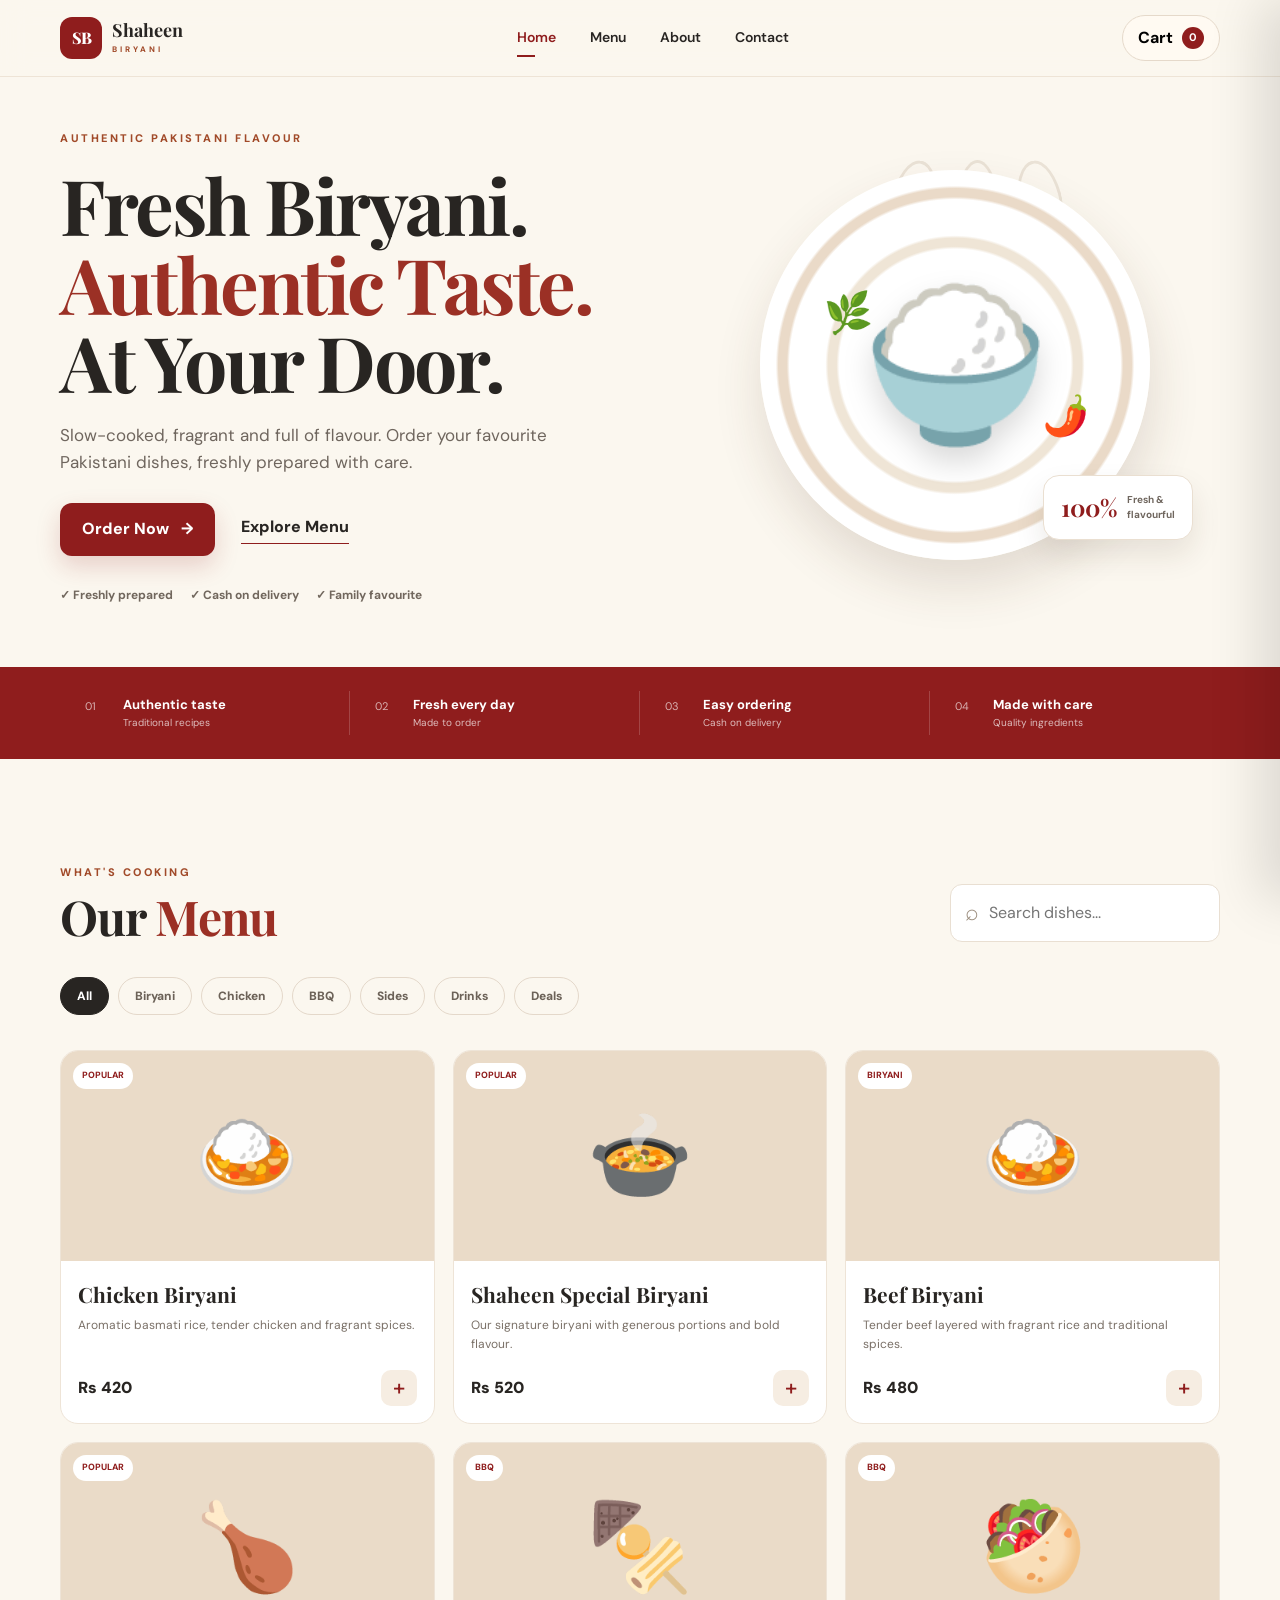
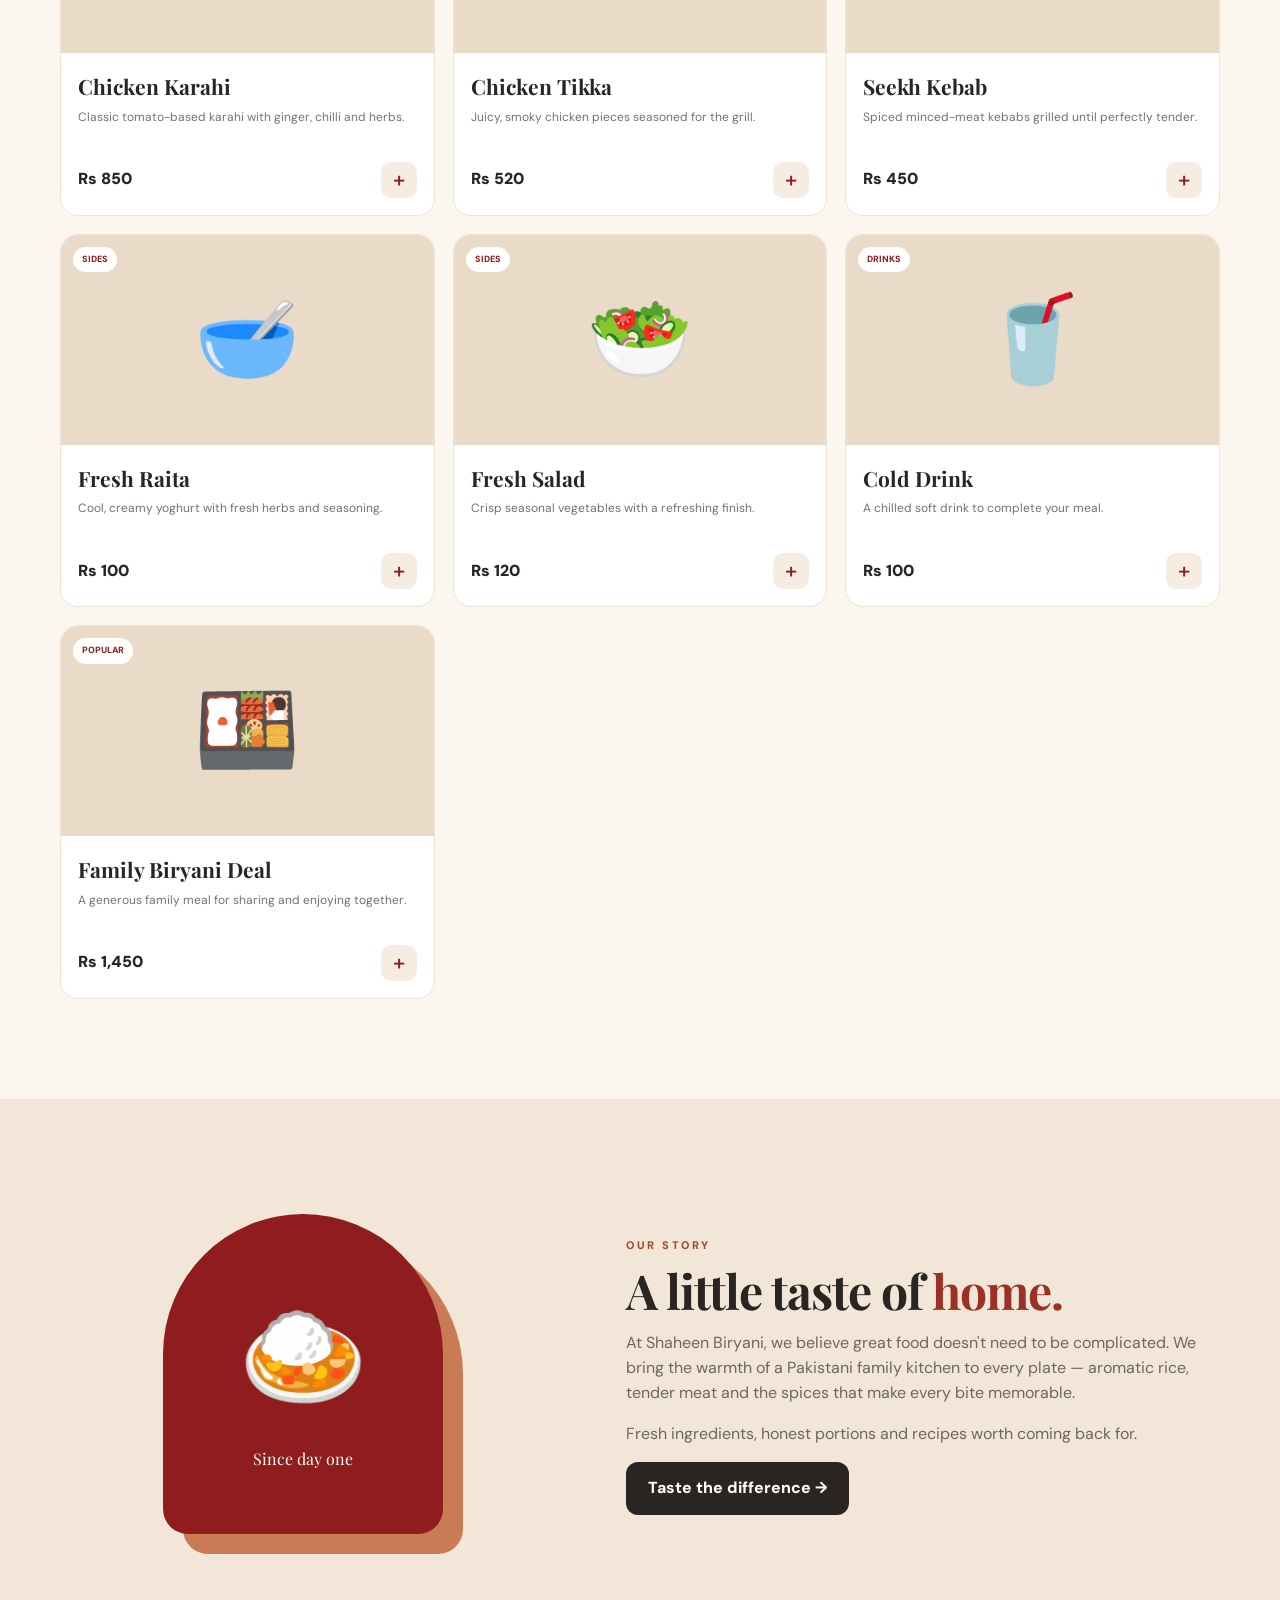
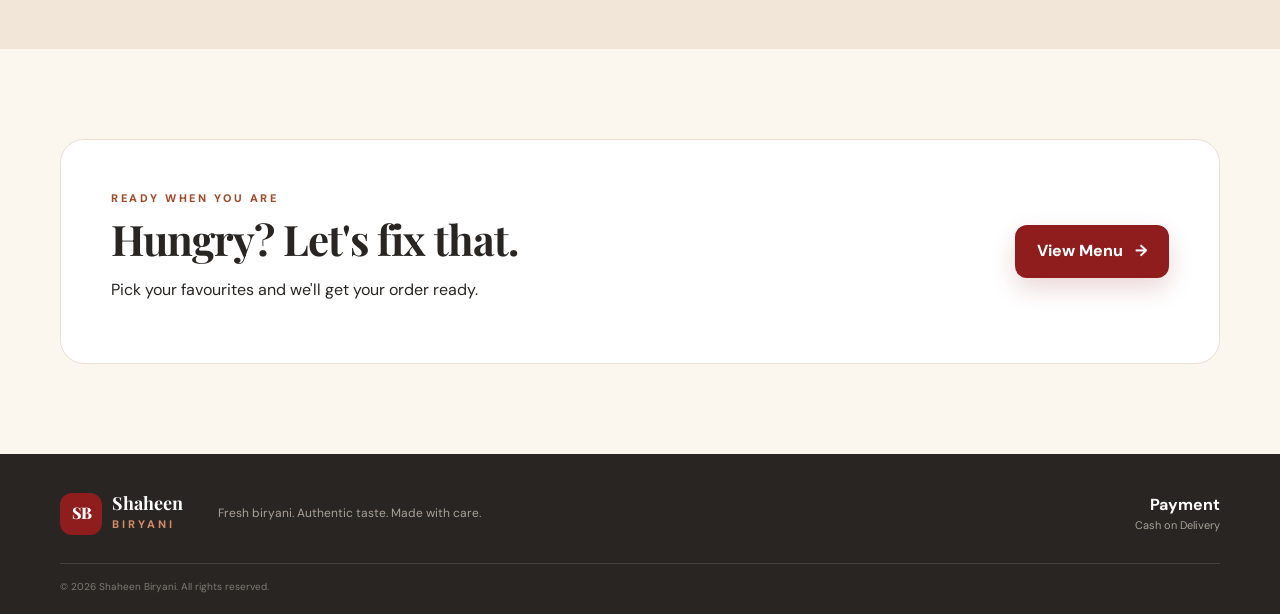
<file: index.html>
<!doctype html>
<html lang="en">
<head>
  <meta charset="UTF-8" />
  <meta name="viewport" content="width=device-width, initial-scale=1.0" />
  <meta name="theme-color" content="#8f1d1d" />
  <meta name="description" content="Shaheen Biryani — authentic Pakistani biryani and delicious food, made fresh and served with care." />
  <meta property="og:title" content="Shaheen Biryani — Authentic Taste" />
  <meta property="og:description" content="Fresh biryani. Authentic taste. Delivered to your door." />
  <title>Shaheen Biryani — Authentic Taste</title>
  <link rel="icon" href="data:image/svg+xml,%3Csvg xmlns='http://www.w3.org/2000/svg' viewBox='0 0 100 100'%3E%3Ctext y='.9em' font-size='90'%3E🍛%3C/text%3E%3C/svg%3E" />
  <link rel="preconnect" href="https://fonts.googleapis.com" />
  <link rel="preconnect" href="https://fonts.gstatic.com" crossorigin />
  <link href="https://fonts.googleapis.com/css2?family=DM+Sans:wght@400;500;600;700&family=Playfair+Display:wght@600;700;800&display=swap" rel="stylesheet" />
  <link rel="stylesheet" href="styles.css" />
</head>
<body>
  <header class="site-header">
    <nav class="nav container" aria-label="Main navigation">
      <a class="brand" href="#home" aria-label="Shaheen Biryani home">
        <span class="brand-mark">SB</span>
        <span><strong>Shaheen</strong><small>BIRYANI</small></span>
      </a>
      <div class="desktop-nav">
        <a class="active" href="#home">Home</a><a href="#menu">Menu</a><a href="#about">About</a><a href="#contact">Contact</a>
      </div>
      <button class="cart-button" id="cartOpen" aria-label="Open cart"><span>Cart</span><b id="cartCount">0</b></button>
    </nav>
  </header>

  <main id="home">
    <section class="hero container">
      <div class="hero-copy">
        <span class="eyebrow">AUTHENTIC PAKISTANI FLAVOUR</span>
        <h1>Fresh Biryani.<br /><em>Authentic Taste.</em><br />At Your Door.</h1>
        <p>Slow-cooked, fragrant and full of flavour. Order your favourite Pakistani dishes, freshly prepared with care.</p>
        <div class="hero-actions"><a class="btn primary" href="#menu">Order Now <span>→</span></a><a class="text-link" href="#menu">Explore Menu</a></div>
        <div class="trust-row"><span>✓ Freshly prepared</span><span>✓ Cash on delivery</span><span>✓ Family favourite</span></div>
      </div>
      <div class="hero-art" aria-label="Biryani illustration">
        <div class="steam s1"></div><div class="steam s2"></div><div class="steam s3"></div>
        <div class="plate"><div class="rice">🍚</div><span class="garnish">🌿</span><span class="chili">🌶️</span></div>
        <div class="hero-badge"><strong>100%</strong><span>Fresh &<br />flavourful</span></div>
      </div>
    </section>

    <section class="feature-strip"><div class="container feature-grid"><div><span>01</span><strong>Authentic taste</strong><small>Traditional recipes</small></div><div><span>02</span><strong>Fresh every day</strong><small>Made to order</small></div><div><span>03</span><strong>Easy ordering</strong><small>Cash on delivery</small></div><div><span>04</span><strong>Made with care</strong><small>Quality ingredients</small></div></div></section>

    <section class="menu-section container" id="menu">
      <div class="section-heading"><div><span class="eyebrow">WHAT'S COOKING</span><h2>Our <em>Menu</em></h2></div><div class="search-wrap"><span>⌕</span><input id="search" type="search" placeholder="Search dishes..." aria-label="Search dishes" /></div></div>
      <div class="categories" id="categories"></div>
      <div class="menu-grid" id="menuGrid"></div>
    </section>

    <section class="story" id="about"><div class="container story-grid"><div class="story-art"><div class="story-card">🍛<span>Since day one</span></div></div><div><span class="eyebrow">OUR STORY</span><h2>A little taste of <em>home.</em></h2><p>At Shaheen Biryani, we believe great food doesn't need to be complicated. We bring the warmth of a Pakistani family kitchen to every plate — aromatic rice, tender meat and the spices that make every bite memorable.</p><p>Fresh ingredients, honest portions and recipes worth coming back for.</p><a class="btn dark" href="#menu">Taste the difference →</a></div></div></section>

    <section class="cta container" id="contact"><div><span class="eyebrow">READY WHEN YOU ARE</span><h2>Hungry? Let's fix that.</h2><p>Pick your favourites and we'll get your order ready.</p></div><a class="btn primary" href="#menu">View Menu <span>→</span></a></section>
  </main>

  <footer><div class="container footer-grid"><div class="brand"><span class="brand-mark">SB</span><span><strong>Shaheen</strong><small>BIRYANI</small></span></div><p>Fresh biryani. Authentic taste. Made with care.</p><div><strong>Payment</strong><small>Cash on Delivery</small></div></div><div class="container copyright">© 2026 Shaheen Biryani. All rights reserved.</div></footer>

  <aside class="cart-drawer" id="cartDrawer" aria-label="Shopping cart" aria-hidden="true"><div class="cart-head"><h2>Your Cart</h2><button id="cartClose" aria-label="Close cart">×</button></div><div id="cartItems" class="cart-items"></div><div class="cart-foot"><div><span>Subtotal</span><strong id="cartSubtotal">Rs 0</strong></div><div><span>Delivery</span><strong id="cartDelivery">Rs 150</strong></div><div class="total"><span>Total</span><strong id="cartTotal">Rs 0</strong></div><a class="btn primary full" href="#checkout" id="checkoutBtn">Checkout →</a><small>Cash on delivery available</small></div></aside><div class="overlay" id="overlay"></div>

  <section class="checkout-modal" id="checkout" aria-hidden="true"><div class="checkout-card"><button class="modal-close" id="checkoutClose">×</button><span class="eyebrow">CHECKOUT</span><h2>Complete your <em>order.</em></h2><form id="checkoutForm"><label>Full name<input name="name" required maxlength="80" placeholder="Your name" /></label><label>Mobile number<input name="phone" required inputmode="tel" maxlength="20" placeholder="03XX XXXXXXX" /></label><label>Delivery address<textarea name="address" required maxlength="300" placeholder="House, street, area..."></textarea></label><label>Order notes <small>(optional)</small><textarea name="notes" maxlength="250" placeholder="Anything we should know?"></textarea></label><div class="checkout-summary" id="checkoutSummary"></div><label class="confirm"><input type="checkbox" required /> <span>I confirm my order and agree to Cash on Delivery.</span></label><button class="btn primary full" type="submit">Place Order · <span id="checkoutTotal">Rs 0</span></button></form></div></section>

  <div class="toast" id="toast" role="status"></div>
  <script src="script.js"></script>
</body>
</html>
</file>
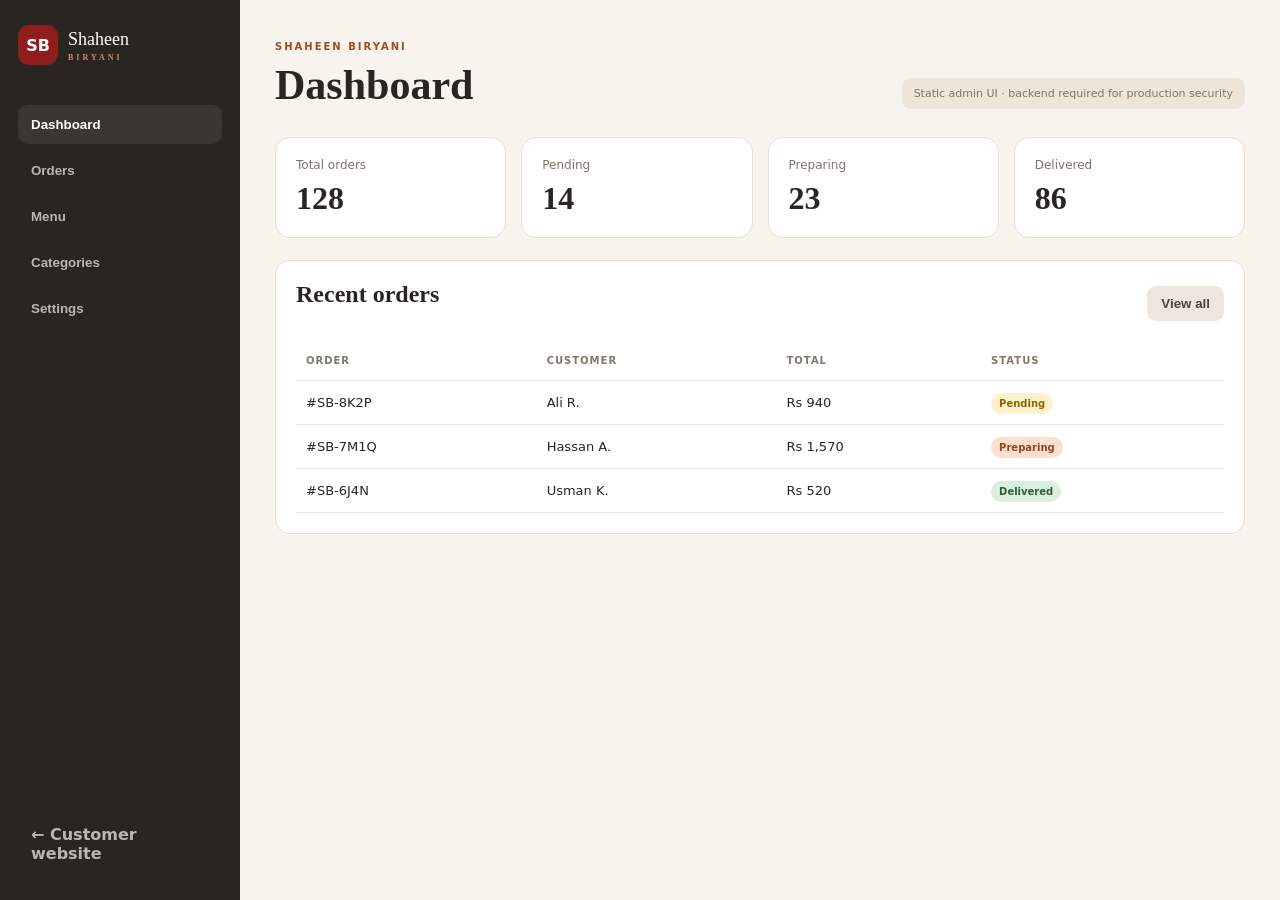
<file: admin.html>
<!doctype html>
<html lang="en">
<head><meta charset="UTF-8"><meta name="viewport" content="width=device-width,initial-scale=1"><meta name="robots" content="noindex"><title>Shaheen Biryani — Admin</title><link rel="stylesheet" href="admin.css"></head>
<body>
<div class="admin-shell">
  <aside class="sidebar"><a class="brand" href="index.html"><b>SB</b><span>Shaheen<small>BIRYANI</small></span></a><nav><button class="nav-item active" data-view="dashboard">Dashboard</button><button class="nav-item" data-view="orders">Orders</button><button class="nav-item" data-view="menu">Menu</button><button class="nav-item" data-view="categories">Categories</button><button class="nav-item" data-view="settings">Settings</button></nav><a class="back" href="index.html">← Customer website</a></aside>
  <main class="main"><header><div><span class="eyebrow">SHAHEEN BIRYANI</span><h1 id="viewTitle">Dashboard</h1></div><span class="demo">Static admin UI · backend required for production security</span></header><section id="dashboard" class="view active"><div class="stats"><article><span>Total orders</span><strong>128</strong></article><article><span>Pending</span><strong>14</strong></article><article><span>Preparing</span><strong>23</strong></article><article><span>Delivered</span><strong>86</strong></article></div><div class="panel"><div class="panel-head"><h2>Recent orders</h2><button class="small" data-go="orders">View all</button></div><div class="table-wrap"><table><thead><tr><th>Order</th><th>Customer</th><th>Total</th><th>Status</th></tr></thead><tbody><tr><td>#SB-8K2P</td><td>Ali R.</td><td>Rs 940</td><td><span class="status pending">Pending</span></td></tr><tr><td>#SB-7M1Q</td><td>Hassan A.</td><td>Rs 1,570</td><td><span class="status preparing">Preparing</span></td></tr><tr><td>#SB-6J4N</td><td>Usman K.</td><td>Rs 520</td><td><span class="status delivered">Delivered</span></td></tr></tbody></table></div></div></section>
<section id="orders" class="view"><div class="toolbar"><input placeholder="Search orders..."><select><option>All statuses</option><option>Pending</option><option>Confirmed</option><option>Preparing</option><option>Out for Delivery</option><option>Delivered</option><option>Cancelled</option></select></div><div class="panel table-wrap"><table><thead><tr><th>Order</th><th>Customer</th><th>Phone</th><th>Total</th><th>Status</th><th>Action</th></tr></thead><tbody><tr><td>#SB-8K2P</td><td>Ali R.</td><td>03XX XXXXXXX</td><td>Rs 940</td><td><span class="status pending">Pending</span></td><td><button class="small">View</button></td></tr><tr><td>#SB-7M1Q</td><td>Hassan A.</td><td>03XX XXXXXXX</td><td>Rs 1,570</td><td><span class="status preparing">Preparing</span></td><td><button class="small">View</button></td></tr></tbody></table></div></section>
<section id="menu" class="view"><div class="toolbar"><input placeholder="Search dishes..."><button class="primary">+ Add dish</button></div><div class="cards"><article class="item"><b>🍛</b><div><h3>Chicken Biryani</h3><p>Biryani · Rs 420</p></div><span class="status delivered">Available</span><button class="small">Edit</button></article><article class="item"><b>🍲</b><div><h3>Shaheen Special Biryani</h3><p>Biryani · Rs 520</p></div><span class="status delivered">Available</span><button class="small">Edit</button></article><article class="item"><b>🍗</b><div><h3>Chicken Karahi</h3><p>Chicken · Rs 850</p></div><span class="status delivered">Available</span><button class="small">Edit</button></article></div></section>
<section id="categories" class="view"><div class="toolbar"><input placeholder="Category name"><button class="primary">+ Add category</button></div><div class="cards"><article class="item"><div><h3>Biryani</h3><p>3 dishes</p></div><button class="small">Edit</button></article><article class="item"><div><h3>Chicken</h3><p>1 dish</p></div><button class="small">Edit</button></article><article class="item"><div><h3>BBQ</h3><p>2 dishes</p></div><button class="small">Edit</button></article></div></section>
<section id="settings" class="view"><div class="panel form-panel"><h2>Restaurant settings</h2><label>Restaurant name<input value="Shaheen Biryani"></label><label>Restaurant phone<input value="03226949510"></label><h2>Delivery</h2><label>Delivery charge (PKR)<input value="150" type="number"></label><label class="switch"><input type="checkbox"><span>Free delivery</span></label><h2>Notifications</h2><label>Notification phone<input value="03226949510"></label><label>Notification email<input value="abdullahsatta00287@gmail.com"></label><button class="primary">Save settings</button><p class="notice">These settings are UI-only on GitHub Pages. Real secure persistence and notifications require a backend.</p></div></section></main>
</div><script src="admin.js"></script></body></html>
</file>
<file: styles.css>
*{box-sizing:border-box}html{scroll-behavior:smooth}body{margin:0;background:#fbf7ef;color:#282522;font-family:'DM Sans',sans-serif;line-height:1.55}body:has(.cart-drawer.open),body:has(.checkout-modal.open){overflow:hidden}a{text-decoration:none;color:inherit}button,input,textarea{font:inherit}button{cursor:pointer}.container{width:min(1160px,calc(100% - 36px));margin:auto}.site-header{position:sticky;top:0;z-index:30;background:rgba(251,247,239,.94);backdrop-filter:blur(14px);border-bottom:1px solid #eee4d6}.nav{height:76px;display:flex;align-items:center;justify-content:space-between}.brand{display:flex;align-items:center;gap:10px}.brand-mark{width:42px;height:42px;border-radius:12px;background:#8f1d1d;color:#fff;display:grid;place-items:center;font-family:'Playfair Display';font-weight:800;letter-spacing:-1px}.brand strong{display:block;font-family:'Playfair Display';font-size:18px;line-height:1}.brand small{display:block;font-size:8px;font-weight:800;letter-spacing:3px;color:#a14a29;margin-top:4px}.desktop-nav{display:flex;gap:34px;font-size:14px;font-weight:600}.desktop-nav a{padding:8px 0;position:relative}.desktop-nav a.active,.desktop-nav a:hover{color:#8f1d1d}.desktop-nav a.active:after{content:'';position:absolute;bottom:0;left:0;width:18px;height:2px;background:#8f1d1d}.cart-button{border:1px solid #e5d9ca;background:#fffaf2;border-radius:999px;padding:10px 15px;display:flex;gap:9px;align-items:center;font-weight:700}.cart-button b{background:#8f1d1d;color:#fff;min-width:22px;height:22px;border-radius:50%;display:grid;place-items:center;font-size:11px}.hero{min-height:590px;display:grid;grid-template-columns:1fr .9fr;align-items:center;gap:40px;padding-top:40px;padding-bottom:55px}.eyebrow{font-size:11px;font-weight:800;letter-spacing:2.5px;color:#a14a29}.hero h1{font-family:'Playfair Display';font-size:clamp(48px,6vw,78px);line-height:1.02;letter-spacing:-2.5px;margin:16px 0 22px}.hero h1 em,h2 em{font-style:normal;color:#9b3025}.hero p{font-size:17px;color:#6f665e;max-width:540px}.hero-actions{display:flex;align-items:center;gap:26px;margin-top:28px}.btn{display:inline-flex;align-items:center;justify-content:center;gap:12px;border:0;border-radius:12px;padding:14px 22px;font-weight:800;transition:.2s transform,.2s box-shadow}.btn:hover{transform:translateY(-2px)}.btn.primary{background:#8f1d1d;color:#fff;box-shadow:0 10px 25px rgba(143,29,29,.18)}.btn.dark{background:#282522;color:#fff}.btn.full{width:100%}.text-link{font-weight:800;border-bottom:1px solid #8f1d1d;padding-bottom:3px}.trust-row{display:flex;flex-wrap:wrap;gap:17px;margin-top:30px;color:#71675d;font-size:12px;font-weight:700}.hero-art{position:relative;min-height:450px;display:grid;place-items:center}.plate{width:min(390px,72vw);aspect-ratio:1;border-radius:50%;background:radial-gradient(circle,#fff 0 42%,#efe5d6 43% 46%,#fff 47% 60%,#eadac8 61% 64%,#fff 65%);box-shadow:0 25px 50px rgba(80,52,25,.14);display:grid;place-items:center;transform:rotate(-5deg)}.rice{font-size:150px;filter:drop-shadow(0 15px 15px rgba(0,0,0,.15));transform:rotate(5deg)}.garnish,.chili{position:absolute;font-size:38px}.garnish{top:27%;left:18%}.chili{bottom:27%;right:17%}.steam{position:absolute;border:3px solid #cdbda8;border-bottom:0;border-radius:50%;width:45px;height:90px;top:20px;opacity:.35}.s1{left:38%;transform:rotate(10deg)}.s2{left:50%;height:110px}.s3{left:62%;transform:rotate(-10deg)}.hero-badge{position:absolute;right:5%;bottom:11%;background:#fff;border:1px solid #eadfd1;border-radius:16px;padding:13px 17px;box-shadow:0 15px 30px rgba(57,37,20,.1);display:flex;align-items:center;gap:10px}.hero-badge strong{font-family:'Playfair Display';font-size:24px;color:#8f1d1d}.hero-badge span{font-size:10px;font-weight:700;color:#6f665e}.feature-strip{background:#8f1d1d;color:#fff}.feature-grid{display:grid;grid-template-columns:repeat(4,1fr);padding:24px 0}.feature-grid>div{padding:4px 25px;border-right:1px solid rgba(255,255,255,.18);display:grid;grid-template-columns:38px 1fr}.feature-grid>div:last-child{border:0}.feature-grid span{grid-row:1/3;font-size:11px;opacity:.65;padding-top:3px}.feature-grid strong{font-size:13px}.feature-grid small{font-size:10px;opacity:.7}.menu-section{padding:100px 0}.section-heading{display:flex;justify-content:space-between;align-items:end;gap:30px}.section-heading h2,.story h2,.cta h2{font-family:'Playfair Display';font-size:48px;line-height:1.05;margin:8px 0 0;letter-spacing:-1px}.search-wrap{width:270px;display:flex;align-items:center;gap:8px;background:#fff;border:1px solid #e9dfd2;border-radius:12px;padding:10px 14px}.search-wrap span{font-size:23px;color:#9a8c7c}.search-wrap input{border:0;outline:0;background:transparent;width:100%;color:#282522}.categories{display:flex;gap:9px;flex-wrap:wrap;margin:35px 0}.category{border:1px solid #e4d8ca;background:transparent;color:#6c6258;border-radius:999px;padding:9px 16px;font-size:12px;font-weight:800}.category.active,.category:hover{background:#282522;color:#fff;border-color:#282522}.menu-grid{display:grid;grid-template-columns:repeat(3,1fr);gap:18px}.food-card{background:#fff;border:1px solid #eee4d7;border-radius:18px;overflow:hidden;transition:.25s;display:flex;flex-direction:column}.food-card:hover{transform:translateY(-4px);box-shadow:0 18px 35px rgba(63,39,18,.08)}.food-img{height:210px;background:#eadbc8;display:grid;place-items:center;font-size:85px;position:relative}.food-img .tag{position:absolute;top:12px;left:12px;background:#fff;border-radius:999px;padding:6px 9px;font-size:9px;font-weight:800;color:#8f1d1d}.food-body{padding:17px}.food-body h3{font-family:'Playfair Display';margin:0 0 5px;font-size:21px}.food-body p{margin:0;color:#7a7067;font-size:12px;min-height:38px}.food-bottom{display:flex;justify-content:space-between;align-items:center;margin-top:16px}.price{font-weight:900;font-size:16px}.add{border:0;background:#f6ede2;color:#8f1d1d;width:36px;height:36px;border-radius:10px;font-size:22px;font-weight:500}.add:disabled{opacity:.4;cursor:not-allowed}.story{background:#f1e6d8;padding:90px 0}.story-grid{display:grid;grid-template-columns:.9fr 1.1fr;gap:80px;align-items:center}.story-art{min-height:370px;display:grid;place-items:center}.story-card{width:280px;height:320px;background:#8f1d1d;color:#fff;border-radius:140px 140px 25px 25px;display:grid;place-items:center;align-content:center;font-size:105px;box-shadow:20px 20px 0 #c97b55}.story-card span{font-family:'Playfair Display';font-size:16px;margin-top:8px}.story p{color:#6f665e;max-width:610px}.cta{margin-top:90px;margin-bottom:90px;padding:45px 50px;border-radius:24px;background:#fff;border:1px solid #eadfd2;display:flex;justify-content:space-between;align-items:center;gap:30px}.cta h2{font-size:42px}footer{background:#282522;color:#fff;padding:38px 0 20px}.footer-grid{display:grid;grid-template-columns:auto 1fr auto;gap:35px;align-items:center}.footer-grid .brand small{color:#d28a68}.footer-grid p{color:#aaa198;font-size:12px}.footer-grid>div:last-child{display:grid;text-align:right}.footer-grid small{color:#aaa198;font-size:11px}.copyright{border-top:1px solid #45403c;margin-top:28px;padding-top:15px;color:#817a73;font-size:10px}.cart-drawer{position:fixed;z-index:60;right:0;top:0;height:100vh;width:min(430px,100%);background:#fffaf3;transform:translateX(100%);transition:.3s;display:flex;flex-direction:column;box-shadow:-20px 0 50px rgba(0,0,0,.12)}.cart-drawer.open{transform:none}.cart-head{padding:22px;border-bottom:1px solid #eadfd2;display:flex;justify-content:space-between}.cart-head h2{font-family:'Playfair Display';margin:0}.cart-head button,.modal-close{border:0;background:transparent;font-size:28px}.overlay{position:fixed;z-index:50;inset:0;background:rgba(25,18,12,.42);opacity:0;pointer-events:none;transition:.3s}.overlay.open{opacity:1;pointer-events:auto}.cart-items{flex:1;overflow:auto;padding:18px}.cart-item{display:grid;grid-template-columns:58px 1fr auto;gap:12px;padding:12px 0;border-bottom:1px solid #eadfd2}.cart-thumb{width:58px;height:58px;border-radius:12px;background:#eadbc8;display:grid;place-items:center;font-size:28px}.cart-item h4{margin:0;font-size:13px}.cart-item p{margin:3px 0;color:#81766c;font-size:11px}.qty{display:flex;align-items:center;gap:8px}.qty button{border:0;background:#eee3d5;width:23px;height:23px;border-radius:6px}.cart-foot{padding:20px;border-top:1px solid #eadfd2}.cart-foot>div{display:flex;justify-content:space-between;margin:7px 0;font-size:13px}.cart-foot .total{font-size:18px;padding-top:8px;margin-top:10px;border-top:1px solid #eadfd2}.cart-foot small{display:block;text-align:center;color:#877b70;margin-top:10px;font-size:10px}.checkout-modal{position:fixed;z-index:70;inset:0;background:rgba(25,18,12,.55);display:grid;place-items:center;padding:18px;opacity:0;pointer-events:none;transition:.25s;overflow:auto}.checkout-modal.open{opacity:1;pointer-events:auto}.checkout-card{width:min(560px,100%);background:#fffaf3;border-radius:24px;padding:30px;position:relative;max-height:94vh;overflow:auto}.checkout-card h2{font-family:'Playfair Display';font-size:36px;margin:8px 0 20px}.modal-close{position:absolute;right:20px;top:15px}.checkout-card form{display:grid;gap:13px}.checkout-card label{font-size:12px;font-weight:800;color:#5f564e}.checkout-card input,.checkout-card textarea{display:block;width:100%;margin-top:6px;border:1px solid #e3d7c9;background:#fff;border-radius:10px;padding:11px 12px;outline:0}.checkout-card textarea{min-height:70px;resize:vertical}.checkout-card input:focus,.checkout-card textarea:focus{border-color:#a14a29}.checkout-summary{background:#f2e8dc;border-radius:12px;padding:13px;font-size:12px}.summary-line{display:flex;justify-content:space-between;margin:5px 0}.confirm{display:flex!important;gap:8px;align-items:flex-start}.confirm input{width:auto!important;margin-top:2px!important}.confirm span{font-weight:600}.toast{position:fixed;z-index:100;bottom:22px;left:50%;transform:translate(-50%,20px);background:#282522;color:#fff;border-radius:999px;padding:11px 18px;font-size:12px;opacity:0;pointer-events:none;transition:.25s}.toast.show{opacity:1;transform:translate(-50%,0)}@media(max-width:850px){.desktop-nav{display:none}.hero{grid-template-columns:1fr;min-height:auto;padding-top:55px}.hero-art{min-height:360px;order:-1}.hero-copy{text-align:center}.hero-copy p{margin-left:auto;margin-right:auto}.hero-actions,.trust-row{justify-content:center}.feature-grid{grid-template-columns:1fr 1fr}.feature-grid>div{padding:12px 18px}.menu-grid{grid-template-columns:1fr 1fr}.story-grid{grid-template-columns:1fr;gap:30px}.story-art{min-height:300px}.cta{padding:35px;flex-direction:column;align-items:flex-start}.footer-grid{grid-template-columns:1fr}.footer-grid>div:last-child{text-align:left}}@media(max-width:560px){.container{width:min(100% - 24px,1160px)}.nav{height:68px}.brand-mark{width:38px;height:38px}.hero{padding-top:35px}.hero h1{font-size:47px;letter-spacing:-1.8px}.hero-art{min-height:300px}.plate{width:280px}.rice{font-size:110px}.hero-badge{right:0;bottom:4%}.trust-row{font-size:10px;gap:9px}.feature-grid{grid-template-columns:1fr}.feature-grid>div{border-right:0;border-bottom:1px solid rgba(255,255,255,.15)}.menu-section{padding:70px 0}.section-heading{align-items:flex-start;flex-direction:column}.section-heading h2,.story h2{font-size:42px}.search-wrap{width:100%}.menu-grid{grid-template-columns:1fr}.food-img{height:220px}.story{padding:70px 0}.story-card{width:240px;height:280px}.cta{margin:60px auto;padding:30px 25px}.cta h2{font-size:35px}.checkout-card{padding:25px 20px}}
</file>
<file: admin.css>
*{box-sizing:border-box}body{margin:0;background:#f7f3ed;color:#292622;font-family:Inter,system-ui,sans-serif}.admin-shell{min-height:100vh;display:grid;grid-template-columns:240px 1fr}.sidebar{background:#292622;color:#fff;padding:25px 18px;display:flex;flex-direction:column;position:sticky;top:0;height:100vh}.brand{display:flex;gap:10px;align-items:center;color:#fff;text-decoration:none;margin-bottom:40px}.brand b{width:40px;height:40px;border-radius:11px;background:#8f1d1d;display:grid;place-items:center}.brand span{font-family:Georgia,serif;font-size:18px}.brand small{display:block;font:700 8px Inter;letter-spacing:3px;color:#d18a68;margin-top:3px}.sidebar nav{display:grid;gap:7px}.nav-item,.back{border:0;background:transparent;color:#bdb6af;text-align:left;padding:12px 13px;border-radius:10px;text-decoration:none;font-weight:700;cursor:pointer}.nav-item:hover,.nav-item.active{background:#3b3632;color:#fff}.back{margin-top:auto}.main{padding:35px;max-width:1400px;width:100%}header{display:flex;justify-content:space-between;align-items:end;margin-bottom:28px}.eyebrow{font-size:10px;font-weight:900;letter-spacing:2px;color:#a14a29}h1,h2,h3{font-family:Georgia,serif}h1{font-size:42px;margin:7px 0 0}h2{margin:0 0 18px}.demo,.notice{font-size:11px;color:#7d736a;background:#eee5d9;padding:9px 12px;border-radius:9px}.view{display:none}.view.active{display:block}.stats{display:grid;grid-template-columns:repeat(4,1fr);gap:15px;margin-bottom:22px}.stats article,.panel,.item{background:#fff;border:1px solid #e9dfd3;border-radius:15px}.stats article{padding:20px}.stats span{display:block;color:#7d736a;font-size:12px}.stats strong{font:700 32px Georgia;display:block;margin-top:8px}.panel{padding:20px}.panel-head,.toolbar{display:flex;justify-content:space-between;align-items:center;gap:12px;margin-bottom:15px}.toolbar input,.toolbar select,.form-panel input{border:1px solid #ded3c6;background:#fff;border-radius:9px;padding:11px 13px;outline:none}.toolbar input{flex:1}.primary,.small{border:0;border-radius:9px;padding:10px 14px;font-weight:800;cursor:pointer}.primary{background:#8f1d1d;color:#fff}.small{background:#eee6dc;color:#4b443e}.table-wrap{overflow:auto}table{width:100%;border-collapse:collapse;font-size:13px}th,td{text-align:left;padding:14px 10px;border-bottom:1px solid #eee5da}th{color:#81776d;font-size:10px;text-transform:uppercase;letter-spacing:1px}.status{font-size:10px;font-weight:900;border-radius:99px;padding:5px 8px}.pending{background:#fff1cc;color:#8a6500}.preparing{background:#fbe0cf;color:#94431e}.delivered{background:#dceee0;color:#28613a}.cards{display:grid;gap:10px}.item{padding:15px;display:grid;grid-template-columns:50px 1fr auto auto;gap:15px;align-items:center}.item>b{width:50px;height:50px;background:#eee2d2;border-radius:10px;display:grid;place-items:center;font-size:25px}.item h3{margin:0 0 3px}.item p{margin:0;color:#81776d;font-size:12px}.form-panel{max-width:650px;display:grid;gap:10px}.form-panel h2{margin-top:10px}.form-panel label{font-size:12px;font-weight:800}.form-panel input{display:block;width:100%;margin-top:6px}.switch{display:flex;gap:8px;align-items:center}.switch input{width:auto!important;display:inline!important;margin:0!important}.notice{margin-top:8px;line-height:1.5}@media(max-width:800px){.admin-shell{grid-template-columns:1fr}.sidebar{height:auto;position:static;padding:15px}.sidebar nav{display:flex;overflow:auto}.back{display:none}.main{padding:20px 14px}.stats{grid-template-columns:1fr 1fr}header{align-items:flex-start;flex-direction:column;gap:12px}h1{font-size:34px}.item{grid-template-columns:42px 1fr auto}.item .status{display:none}}@media(max-width:500px){.stats{grid-template-columns:1fr 1fr}.nav-item{white-space:nowrap}.demo{font-size:9px}.item{grid-template-columns:42px 1fr auto}.item .small{grid-column:2/4;justify-self:start}}
</file>
